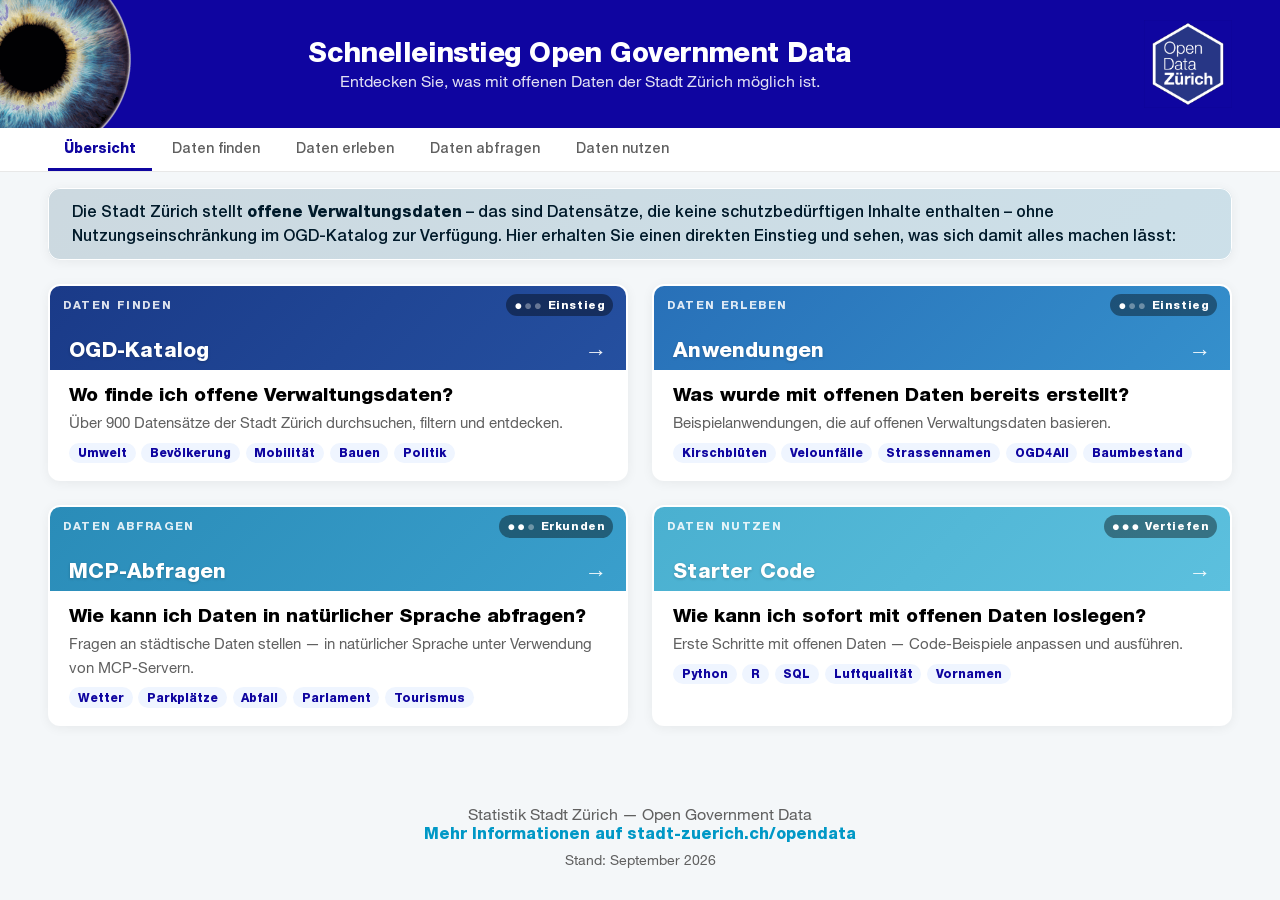
<file: index.html>
<!DOCTYPE html>
<html lang="de">
<head>
  <meta charset="UTF-8">
  <meta name="viewport" content="width=device-width, initial-scale=1.0">
  <title>Schnelleinstieg Open Government Data — Stadt Zürich</title>
  <meta name="description" content="Offene Verwaltungsdaten der Stadt Zürich entdecken: den Datenkatalog durchsuchen, Anwendungen erleben, Daten per KI abfragen und mit Starter Code loslegen.">
  <meta property="og:type" content="website">
  <meta property="og:site_name" content="Schnelleinstieg Open Government Data">
  <meta property="og:locale" content="de_CH">
  <meta property="og:title" content="Schnelleinstieg Open Government Data — Stadt Zürich">
  <meta property="og:description" content="Offene Verwaltungsdaten der Stadt Zürich entdecken: den Datenkatalog durchsuchen, Anwendungen erleben, Daten per KI abfragen und mit Starter Code loslegen.">
  <meta property="og:url" content="https://opendatazurich.github.io/ssz_odz_schnelleinstieg/">
  <meta property="og:image" content="https://opendatazurich.github.io/ssz_odz_schnelleinstieg/shared/og-bild.png">
  <meta property="og:image:width" content="1200">
  <meta property="og:image:height" content="630">
  <meta property="og:image:alt" content="Schnelleinstieg Open Government Data – Stadt Zürich">
  <meta name="twitter:card" content="summary_large_image">
  <link rel="icon" type="image/png" sizes="32x32" href="shared/favicon-32.png">
  <link rel="apple-touch-icon" href="shared/apple-touch-icon.png">
  <link rel="stylesheet" href="shared/tokens.css">
  <link rel="stylesheet" href="shared/style.css">
  <style>
    /* Das Kachelraster füllte an der Scientifica exakt den Viewport der
       Event-Laptops (1280×800 CSS-Pixel). Für den Webbetrieb wachsen die
       Kacheln mit ihrem Inhalt und die Seite darf scrollen.

       Knappe Ränder, weil das Höhenbudget (siehe .station-header) sonst
       nicht aufgeht: oben 16px bis zur Einleitung, unten 8px — die
       Fusszeile bringt selbst noch 24px Innenabstand mit.

       Die 16px oben entsprechen inzwischen dem gemeinsamen Wert in
       style.css; sie stehen hier trotzdem ausgeschrieben, weil das
       Höhenbudget dieser Seite daran hängt. */
    main {
      padding: var(--stzh-space-medium) var(--stzh-container-margin) var(--stzh-space-xsmall);
    }

    /* Einleitung als Box über den Kacheln, aufgebaut wie eine Kachel: weisse
       Karte mit Rundung und demselben weichen Schatten. Darüber liegt ein
       Verlauf Cyan 75 → 65 mit 20 % Deckkraft, im 135°-Winkel wie die
       Kachelköpfe. Cyan 75 und 65 sind aus den Nachbarstufen gemittelt
       und stehen nicht in der Palette des Stadtauftritts.

       Zusätzlich eine weisse Innenlinie von 1px, die dem Rand Schärfe gibt;
       sie steht im Schatten vorne, damit sie über dem Verlauf liegt.

       Anders als die Kacheln hat sie keinen Hover — sie ist kein Link.

       Text in Cyan 90, rund 12:1 an der dunkelsten Stelle. Grundtext im
       Medium-Schnitt, der Begriff im Heavy-Schnitt; beide reichen gleich
       weit über und unter die Grundlinie, die Zeile bleibt 24px.

       Ausprobiert und verworfen: weiss wie .info-note und Züriblau auf
       Midnightblue 10 (zu unauffällig), volle Züriblau-Fläche (zu nah am
       Kopfbereich), dazu diverse Voll- und Verlaufsfarben aus der
       Stadtpalette.

       Der Text läuft ohne feste Umbrüche und ohne Breitenbegrenzung über
       die ganze Box (1136px bei 1280px Fensterbreite). Das ergibt zwei
       Zeilen, Umbruch nach «im» (1133px), mit Scrollleiste nach
       «Nutzungseinschränkung» (1111px). Wird der Text geändert,
       die Zeilenzahl prüfen — eine dritte Zeile sprengt das Budget unten. */
    .ogd-intro {
      background:
        linear-gradient(135deg, rgba(0, 64, 99, 0.2) 0%, rgba(0, 98, 144, 0.2) 100%),
        var(--card-bg);
      border-radius: var(--radius);
      box-shadow: inset 0 0 0 1px var(--card-bg), 0 2px 12px rgba(0,0,0,0.06);
      padding: var(--stzh-space-small) var(--stzh-space-xlarge);
      margin-bottom: var(--stzh-space-xlarge);
    }

    .ogd-intro p {
      font-size: var(--stzh-font-milli);
      font-weight: 500;
      line-height: 1.5;
      color: var(--stzh-cyan90);
    }

    .ogd-intro strong {
      font-weight: 700;
    }

    .cards {
      grid-template-columns: repeat(2, 1fr);
    }

    .station-card {
      background: var(--card-bg);
      border-radius: var(--radius);
      overflow: hidden;
      box-shadow: 0 2px 12px rgba(0,0,0,0.06);
      display: flex;
      flex-direction: column;
      transition: transform 0.15s ease, box-shadow 0.15s ease;
      cursor: pointer;
      border: 2px solid transparent;
      text-decoration: none;
      color: inherit;
      padding: 0;
    }

    .station-card:hover, .station-card:focus-visible {
      transform: translateY(-3px);
      box-shadow: 0 8px 24px rgba(0,0,0,0.10);
      border-color: var(--accent);
      outline: none;
    }

    /* Kachelkopf-Höhe folgt dem vertikalen Budget bei 1280×800 CSS-Pixeln,
       der Zielauflösung der Event-Geräte. Zeilenhöhen und Textbreiten sind
       aus den Metriken der Helvetica-Neue-Dateien gerechnet
       (line-height: normal = 1.18–1.19), Werte aufgerundet:

         Seitengerüst  291px   Kopfbereich 128, Navigation 45,
                               main-Padding 16 + 8, Fusszeile 94
         Einleitung     96px   Box 72 (zwei Zeilen à 24, Innenabstand
                               12 + 12), Abstand zu den Kacheln 24
         Kacheln       276px   Rumpf Reihe 1: 110 (Katalog, Anwendungen:
                               Beschreibungen einzeilig), Reihe 2: 134
                               (MCP zweizeilig), Rahmen 2 × 4,
                               Reihenabstand 24
         Rest          137px   für zwei Kachelköpfe
                             = 68px maximal möglich

       Gesetzt sind 66px, 5px bleiben als Reserve (die Aufrundungen oben
       bringen rund 3px dazu). Nach unten begrenzt der Inhalt: Zwischen
       Badge und den Grossbuchstaben des Kachelnamens bleiben bei 66px
       knapp 8px, bei 60px noch 2px.

       Knapp ist Reihe 1: «Über 900 Datensätze …» belegt 506 der 538px
       Zeilenbreite. Bricht eine Beschreibung dort um, wächst die Reihe um
       24px und die zweite Reihe rutscht aus dem Bild. Darum hängt das
       Budget auch an der Reihenfolge: Die beiden zweizeiligen Kacheln
       dürfen nicht auf zwei Reihen verteilt werden. Ändert sich am
       Seitengerüst, an der Einleitung, an den Kacheltexten oder an der
       Reihenfolge etwas, muss der Wert nachgerechnet werden. */
    .station-header {
      position: relative;
      height: 66px;
      flex-shrink: 0;
      display: flex;
      align-items: flex-end;
      justify-content: space-between;
      padding: 0.5rem 1.2rem;
    }

    .station-header img {
      position: absolute;
      inset: 0;
      width: 100%;
      height: 100%;
      object-fit: cover;
    }

    .station-top {
      position: absolute;
      top: 0.5rem;
      left: 0.8rem;
      right: 0.8rem;
      display: flex;
      align-items: center;
      justify-content: space-between;
    }

    .station-topic {
      font-size: 0.7rem;
      font-weight: 700;
      color: rgba(255,255,255,0.85);
      text-transform: uppercase;
      letter-spacing: 0.12em;
    }

    .station-level {
      font-size: 0.7rem;
      font-weight: 600;
      color: #fff;
      letter-spacing: 0.05em;
      background: rgba(0,0,0,0.4);
      padding: 0.2rem 0.5rem;
      border-radius: 1rem;
      display: inline-flex;
      align-items: center;
    }

    .station-level .dots {
      margin-right: 0.25rem;
      font-size: 0.85rem;
      letter-spacing: 0.12em;
    }

    .station-level .dot-empty {
      opacity: 0.35;
    }

    .station-name {
      font-size: 1.3rem;
      font-weight: 600;
      color: #fff;
      z-index: 1;
      letter-spacing: 0.01em;
      text-shadow: 0 1px 3px rgba(0,0,0,0.2);
    }

    .station-body {
      padding: 0.8rem 1.2rem 1rem;
      display: flex;
      flex-direction: column;
      flex: 1;
      min-height: 0;
    }

    .station-card h2 {
      font-size: 1.2rem;
      font-weight: 700;
      margin-bottom: 0.4rem;
      color: var(--text);
    }

    .station-card p {
      font-size: 0.95rem;
      color: var(--text-light);
      line-height: 1.55;
    }

    .station-tags {
      display: flex;
      flex-wrap: wrap;
      gap: 0.35rem;
      margin-top: 0.5rem;
    }

    .station-tag {
      font-size: 0.75rem;
      font-weight: 600;
      color: var(--blue);
      background: var(--blue-light);
      padding: 0.2rem 0.55rem;
      border-radius: 0.8rem;
      white-space: nowrap;
    }

    /* Der Pfeil ist die einzige Klickaufforderung der Kachel — die ganze
       Kachel ist der Link, ein zusätzlicher Beschriftungstext wäre doppelt.
       Er sitzt auf der Grundlinie des Kachelnamens statt unter den
       Themen-Chips, wo er zu eng stand. */
    .station-open {
      font-size: 1.4rem;
      line-height: 1;
      color: rgba(255,255,255,0.9);
      z-index: 1;
      transition: transform 0.15s ease;
    }

    .station-card:hover .station-open {
      transform: translateX(4px);
    }

    /* ---- Responsive (Breakpoints siehe tokens.css) ---- */

    /* Die 66px des Kachelkopfs sind nur dem Budget bei 800px Höhe
       geschuldet. Auf höheren Bildschirmen bekommt er die 84px zurück, die
       er vor der Einleitung hatte. Rechnung bei 1280 × 860: Budget oben
       mit 2 × 84 statt 2 × 66 = 831px, passt. Die Kiosk-Geräte (800px
       hoch) sind nicht betroffen. */
    @media (min-height: 860px) {
      .station-header {
        height: 84px;
      }
    }

    @media (max-width: 767px) {
      .cards {
        grid-template-columns: 1fr;
        gap: var(--stzh-space-medium);
      }

      main {
        padding-top: var(--stzh-space-large);
      }
    }

    @media (max-width: 479px) {
      .ogd-intro {
        padding: var(--stzh-space-small) var(--stzh-space-medium);
      }

      .station-header {
        padding-inline: var(--stzh-space-medium);
      }

      .station-top {
        left: var(--stzh-space-small);
        right: var(--stzh-space-small);
      }

      .station-body {
        padding-inline: var(--stzh-space-medium);
      }

      .station-card h2 {
        font-size: var(--stzh-font-centi);
      }
    }

  </style>
</head>
<body>

  <header>
    <img class="header-eye" src="shared/eth_Auge1_transparent.png"
         alt="Diese Webseite ist im Rahmen der Scientifica 2026 entstanden"
         title="Diese Webseite ist im Rahmen der Scientifica 2026 entstanden">
    <div class="header-text">
      <h1>Schnelleinstieg Open Government Data</h1>
      <p>Entdecken Sie, was mit offenen Daten der Stadt Zürich möglich ist.</p>
    </div>
    <img class="header-logo" src="shared/OGD_STICKER_final_zueriblau_hintergrund_quadr_noFill.png" alt="Open Data Zürich">
  </header>

  <nav>
    <a class="active" href="index.html">Übersicht</a>
    <a href="katalog/index.html">Daten finden</a>
    <a href="anwendungen/index.html">Daten erleben</a>
    <a href="mcp-abfragen/index.html">Daten abfragen</a>
    <a href="starter-code/index.html">Daten nutzen</a>
  </nav>

  <main>
    <div class="ogd-intro">
      <p>Die Stadt Zürich stellt <strong>offene Verwaltungsdaten</strong> – das sind Datensätze, die keine schutzbedürftigen Inhalte enthalten – ohne Nutzungseinschränkung im OGD-Katalog zur Verfügung. Hier erhalten Sie einen direkten Einstieg und sehen, was sich damit alles machen lässt:</p>
    </div>

    <div class="cards">

      <a class="station-card" href="katalog/index.html">
        <div class="station-header" style="background: linear-gradient(135deg, #1a3a88 0%, #2550a0 100%);">
          <!-- Bild hier einfügen: <img src="DEINE_URL" alt="OGD-Katalog"> -->
          <div class="station-top">
            <span class="station-topic">Daten finden</span>
            <span class="station-level"><span class="dots"><span class="dot-filled">●</span><span class="dot-empty">●●</span></span>Einstieg</span>
          </div>
          <span class="station-name">OGD-Katalog</span>
          <span class="station-open" aria-hidden="true">→</span>
        </div>
        <div class="station-body">
          <h2>Wo finde ich offene Verwaltungsdaten?</h2>
          <p>Über 900 Datensätze der Stadt Zürich durchsuchen, filtern und entdecken.</p>
          <div class="station-tags">
            <span class="station-tag">Umwelt</span>
            <span class="station-tag">Bevölkerung</span>
            <span class="station-tag">Mobilität</span>
            <span class="station-tag">Bauen</span>
            <span class="station-tag">Politik</span>
          </div>
        </div>
      </a>

      <a class="station-card" href="anwendungen/index.html">
        <div class="station-header" style="background: linear-gradient(135deg, #2870b8 0%, #3590cc 100%);">
          <!-- Bild hier einfügen: <img src="DEINE_URL" alt="Anwendungen"> -->
          <div class="station-top">
            <span class="station-topic">Daten erleben</span>
            <span class="station-level"><span class="dots"><span class="dot-filled">●</span><span class="dot-empty">●●</span></span>Einstieg</span>
          </div>
          <span class="station-name">Anwendungen</span>
          <span class="station-open" aria-hidden="true">→</span>
        </div>
        <div class="station-body">
          <h2>Was wurde mit offenen Daten bereits erstellt?</h2>
          <p>Beispielanwendungen, die auf offenen Verwaltungsdaten basieren.</p>
          <div class="station-tags">
            <span class="station-tag">Kirschblüten</span>
            <span class="station-tag">Velounfälle</span>
            <span class="station-tag">Strassennamen</span>
            <span class="station-tag">OGD4All</span>
            <span class="station-tag">Baumbestand</span>
          </div>
        </div>
      </a>

      <a class="station-card" href="mcp-abfragen/index.html">
        <div class="station-header" style="background: linear-gradient(135deg, #2a8cb8 0%, #3a9fcc 100%);">
          <!-- Bild hier einfügen: <img src="DEINE_URL" alt="MCP-Abfragen"> -->
          <div class="station-top">
            <span class="station-topic">Daten abfragen</span>
            <span class="station-level"><span class="dots"><span class="dot-filled">●●</span><span class="dot-empty">●</span></span>Erkunden</span>
          </div>
          <span class="station-name">MCP-Abfragen</span>
          <span class="station-open" aria-hidden="true">→</span>
        </div>
        <div class="station-body">
          <h2>Wie kann ich Daten in natürlicher Sprache abfragen?</h2>
          <p>Fragen an städtische Daten stellen — in natürlicher Sprache unter Verwendung von MCP-Servern.</p>
          <div class="station-tags">
            <span class="station-tag">Wetter</span>
            <span class="station-tag">Parkplätze</span>
            <span class="station-tag">Abfall</span>
            <span class="station-tag">Parlament</span>
            <span class="station-tag">Tourismus</span>
          </div>
        </div>
      </a>

      <a class="station-card" href="starter-code/index.html">
        <div class="station-header" style="background: linear-gradient(135deg, #4ab0d0 0%, #5cc0de 100%);">
          <!-- Bild hier einfügen: <img src="DEINE_URL" alt="Starter Code"> -->
          <div class="station-top">
            <span class="station-topic">Daten nutzen</span>
            <span class="station-level"><span class="dots"><span class="dot-filled">●●●</span></span>Vertiefen</span>
          </div>
          <span class="station-name">Starter Code</span>
          <span class="station-open" aria-hidden="true">→</span>
        </div>
        <div class="station-body">
          <h2>Wie kann ich sofort mit offenen Daten loslegen?</h2>
          <p>Erste Schritte mit offenen Daten — Code-Beispiele anpassen und ausführen.</p>
          <div class="station-tags">
            <span class="station-tag">Python</span>
            <span class="station-tag">R</span>
            <span class="station-tag">SQL</span>
            <span class="station-tag">Luftqualität</span>
            <span class="station-tag">Vornamen</span>
          </div>
        </div>
      </a>

    </div>
  </main>

  <footer>
    <p>
      Statistik Stadt Zürich — Open Government Data
      <br>
      <a href="https://www.stadt-zuerich.ch/opendata" target="_blank" rel="noopener">Mehr Informationen auf stadt-zuerich.ch/opendata</a>
    </p>
    <p class="footer-stand">Stand: September 2026</p>
  </footer>

  <div class="reset-overlay" id="resetOverlay">
    <h2>Willkommen!</h2>
    <p>Berühren Sie den Bildschirm, um zu starten.</p>
  </div>

  <script src="shared/kiosk.js"></script>
</body>
</html>
</file>
<file: shared/tokens.css>
/*
 * Design-Tokens Stadt Zürich
 *
 * Übernommen aus dem ausgelieferten Stylesheet des Stadtauftritts
 * (stzh-components.css 4.15.0, https://www.stadt-zuerich.ch). Die Namen
 * folgen dem Original, damit sich Werte gegen die Quelle prüfen lassen.
 *
 * Übernommen sind die Skalen im Standardmodus. Das Original kennt zusätzlich
 * die Dichtemodi "compact" und "spacious" (data-stzh-density) mit je eigenen
 * Schriftgrössen und Abständen — die brauchen wir hier nicht.
 *
 * Bewusste Abweichung: Das Stadt-CD kennt keine abgerundeten Ecken
 * (border-radius: 0 durchgehend). Diese Seite behält ihre Rundungen.
 */

/* ---- Hausschrift ----
 *
 * Helvetica Neue in den Schnitten, die auch der Stadtauftritt ausliefert.
 * Anders als dort sind hier alle Schnitte zu EINER Familie zusammengefasst
 * und über font-weight unterschieden — so wählt jedes font-weight im CSS
 * automatisch die richtige Datei, statt dass die Familie gewechselt werden
 * muss. Ohne das käme auf einen bereits fetten Schnitt noch künstliches
 * Fetten obendrauf.
 */
@font-face {
  font-family: "Helvetica Neue LT";
  src: url("fonts/HelveticaNeueLTW01_41488878.woff2") format("woff2");
  font-weight: 300;
  font-style: normal;
  font-display: fallback;
}

@font-face {
  font-family: "Helvetica Neue LT";
  src: url("fonts/HelveticaNeueLTW01_55Roman.woff2") format("woff2");
  font-weight: 400;
  font-style: normal;
  font-display: fallback;
}

@font-face {
  font-family: "Helvetica Neue LT";
  src: url("fonts/HelveticaNeueLTW05_65Medium.woff2") format("woff2");
  font-weight: 500;
  font-style: normal;
  font-display: fallback;
}

@font-face {
  font-family: "Helvetica Neue LT";
  src: url("fonts/HelveticaNeueLTW05_66MediumIt.woff2") format("woff2");
  font-weight: 500;
  font-style: italic;
  font-display: fallback;
}

@font-face {
  font-family: "Helvetica Neue LT";
  src: url("fonts/HelveticaNeueLTW05_85Heavy.woff2") format("woff2");
  font-weight: 700;
  font-style: normal;
  font-display: fallback;
}

:root {

  /* ---- Farben: Primär = Midnightblue (Züriblau-Familie) ---- */
  --stzh-midnightblue10:  #EFF5FF;
  --stzh-midnightblue20:  #C5DBFF;
  --stzh-midnightblue30:  #94B7F8;
  --stzh-midnightblue40:  #6496FF;
  --stzh-midnightblue50:  #3D6BFF;
  --stzh-midnightblue60:  #3431DE;
  --stzh-midnightblue70:  #0F05A0;  /* Züriblau */
  --stzh-midnightblue80:  #070066;
  --stzh-midnightblue90:  #070046;
  --stzh-midnightblue100: #070030;

  /* ---- Farben: Sekundär = Cobaltblue ---- */
  --stzh-cobaltblue10:  #E6F7FF;
  --stzh-cobaltblue30:  #88CFFF;
  --stzh-cobaltblue50:  #0A8DF6;
  --stzh-cobaltblue60:  #0353DC;
  --stzh-cobaltblue70:  #002F96;

  /* ---- Farben: Cyan (Akzent dieser Seite) ---- */
  --stzh-cyan10: #DFFCFF;
  --stzh-cyan30: #7BDCF9;
  --stzh-cyan40: #23C3F1;
  --stzh-cyan50: #0098C6;
  --stzh-cyan60: #0076AA;
  --stzh-cyan70: #004D76;
  --stzh-cyan80: #003450;
  --stzh-cyan90: #001A2A;

  /* ---- Farben: Neutral ---- */
  --stzh-white:      #FFFFFF;
  --stzh-black:      #000000;
  --stzh-grey10:     #F4F4F4;
  --stzh-grey20:     #E8E8E8;
  --stzh-grey30:     #D2D2D2;
  --stzh-grey70:     #7C7C7C;
  --stzh-grey80:     #606060;
  --stzh-coolgrey10: #F4F7F9;
  --stzh-coolgrey20: #D9E9EF;
  --stzh-coolgrey30: #B2CCD7;

  /* ---- Farben: Signalfarben für Codebeispiele und Hinweise ---- */
  --stzh-shamrock70: #06751E;
  --stzh-sunnyyellow70: #C08600;

  /* ---- Schrift ----
     Alle drei Variablen nennen dieselbe Familie; unterschieden wird über
     font-weight (300 Light, 400 Regular, 500 Medium, 700 Heavy). Die drei
     Namen bleiben bestehen, weil style.css sie so verwendet und sie die
     Absicht an der Fundstelle lesbar machen. Fallback wie im Stadt-CD. */
  --stzh-font-regular: "Helvetica Neue LT", "Helvetica Neue", Helvetica, Arial, sans-serif;
  --stzh-font-medium:  "Helvetica Neue LT", "Helvetica Neue", Helvetica, Arial, sans-serif;
  --stzh-font-heavy:   "Helvetica Neue LT", "Helvetica Neue", Helvetica, Arial, sans-serif;
  --stzh-font-mono:    "Cascadia Code", "Consolas", "SF Mono", monospace;

  /* ---- Typoskala (Standardmodus) ---- */
  --stzh-font-pico:   0.75rem;
  --stzh-font-nano:   0.8125rem;
  --stzh-font-micro:  0.875rem;
  --stzh-font-milli:  1rem;
  --stzh-font-centi:  1.125rem;
  --stzh-font-deci:   1.25rem;
  --stzh-font-deca:   1.5rem;
  --stzh-font-hecto:  1.75rem;
  --stzh-font-kilo:   2rem;
  --stzh-font-mega:   2.5rem;
  --stzh-font-giga:   3rem;
  --stzh-font-hero:   3.5rem;

  /* ---- Abstände (Standardmodus) ---- */
  --stzh-space-xxsmall:  0.25rem;
  --stzh-space-xsmall:   0.5rem;
  --stzh-space-small:    0.75rem;
  --stzh-space-medium:   1rem;
  --stzh-space-large:    1.25rem;
  --stzh-space-xlarge:   1.5rem;
  --stzh-space-xxlarge:  2rem;
  --stzh-space-xxxlarge: 2.5rem;
  --stzh-space-big:      3.5rem;
  --stzh-space-xbig:     4rem;
  --stzh-space-huge:     5rem;

  /* ---- Seitenrand (entspricht container-margin-small, spacious) ---- */
  --stzh-container-margin: 3rem;


  /* =========================================================
     Semantische Zuordnung für diese Seite
     ========================================================= */

  --blue:       var(--stzh-midnightblue70);  /* Züriblau: Header, CTA, Steps */
  --blue-light: var(--stzh-midnightblue10);  /* Chips, Tags, Flächen */
  --accent:     var(--stzh-cyan50);          /* Links, Hover, aktive Navigation */
  --accent-dark: var(--stzh-cyan60);         /* Hover auf Akzentflächen */

  --text:       var(--stzh-black);
  --text-light: var(--stzh-grey80);
  --bg:         var(--stzh-coolgrey10);
  --card-bg:    var(--stzh-white);
  --rule:       var(--stzh-grey30);

  /* Bewusste Abweichung vom CD, siehe Kopfkommentar */
  --radius: 12px;
}


/* =========================================================
   Responsive: Seitenrand je Breite
   =========================================================

   Breakpoints dieser Seite (CSS-Variablen gehen in @media nicht, darum
   stehen die Zahlen hier und in style.css als Literale):

     ab 1200px   Ausgangslage, unverändert — deckt die Kiosk-Geräte mit
                 1280 × 800 CSS-Pixeln ab, deren Höhenbudget auf der
                 Startseite exakt aufgeht
     ≤ 1199px    schmalere Ränder, Kopfbereich mit schmaleren Seitenspalten
     ≤ 1023px    Kopfbereich gestapelt (Tablets, kleine Fenster)
     ≤  767px    einspaltige Layouts (Tablet hochkant, Telefone)
     ≤  479px    Feinschliff für Telefone

   Alle Abfragen sind max-width, damit ab 1200px nichts greift.

   Die Seitenränder folgen den Stufen des Stadtauftritts im Standardmodus
   (container-margin-small 2rem, container-margin 1.25rem). Das Stylesheet
   des Stadtauftritts kennt als globalen Breakpoint nur 600px; die feineren
   Stufen setzen seine Web-Components selbst und sind nicht auslesbar. */
@media (max-width: 1199px) {
  :root {
    --stzh-container-margin: 2rem;
  }
}

@media (max-width: 767px) {
  :root {
    --stzh-container-margin: 1.25rem;
  }
}
</file>
<file: shared/style.css>
/*
 * Gemeinsame Styles. Die Werte kommen aus shared/tokens.css (Design-Tokens
 * Stadt Zürich); hier stehen nur noch Zuordnungen, keine losen Zahlen.
 */

* { margin: 0; padding: 0; box-sizing: border-box; }

body {
  font-family: var(--stzh-font-regular);
  font-size: var(--stzh-font-milli);
  background: var(--bg);
  color: var(--text);
  min-height: 100vh;
  display: flex;
  flex-direction: column;
}

/* Nur im Kiosk-Modus (?kiosk=1) wird das Markieren von Text unterbunden,
   damit Besucher*innen am Gerät nichts versehentlich selektieren.
   Code-Blöcke bleiben auch dort kopierbar. */
body.kiosk {
  cursor: default;
  user-select: none;
}

body.kiosk pre,
body.kiosk code {
  user-select: text;
  cursor: text;
}

nav {
  background: var(--card-bg);
  border-bottom: 1px solid var(--stzh-grey20);
  padding: 0 var(--stzh-container-margin);
  display: flex;
  align-items: center;
  gap: var(--stzh-space-xxsmall);
  overflow-x: auto;
}

nav a {
  padding: var(--stzh-space-small) var(--stzh-space-medium);
  font-size: var(--stzh-font-micro);
  font-weight: 500;
  color: var(--text-light);
  text-decoration: none;
  white-space: nowrap;
  border-bottom: 3px solid transparent;
  transition: color 0.15s ease, border-color 0.15s ease;
}

nav a:hover {
  color: var(--text);
}

nav a.active {
  color: var(--blue);
  border-bottom-color: var(--blue);
  font-weight: 700;
}

header {
  background: var(--blue);
  color: var(--stzh-white);
  padding: var(--stzh-space-large) var(--stzh-container-margin);
  display: flex;
  align-items: center;
  justify-content: center;
  gap: var(--stzh-space-xxlarge);
  position: relative;
  overflow: hidden;
  flex-shrink: 0;
}

/* Scientifica-Auge links, wie in der OGD-Station an der Scientifica: als
   Kreis über den linken Rand hinaus angeschnitten. Es liegt absolut und
   nimmt darum keinen Platz im Flex-Fluss ein — der Titelblock rückt
   entsprechend nach links, was den Anschnitt optisch ausgleicht.
   Sichtbar sind 140px (220 − 80), der Titel steht rund 60px links der
   Seitenmitte.

   Das Auge trägt den einzigen Hinweis auf die Scientifica 2026 — als
   Tooltip (title) und als Alternativtext, nirgends als sichtbarer Satz;
   so gewünscht. Es braucht darum Mauszeiger-Ereignisse und darf nicht
   auf pointer-events: none stehen. cursor: help ist der einzige
   sichtbare Wink, dass hier etwas hinterlegt ist. Im Kopfbereich liegt
   kein Link, das Auge nimmt also keinem Element den Klick weg. */
.header-eye {
  position: absolute;
  left: -80px;
  top: 50%;
  transform: translateY(-50%);
  width: 220px;
  height: 220px;
  object-fit: cover;
  border-radius: 50%;
  cursor: help;
}

.header-text {
  text-align: center;
  flex: 1;
  z-index: 1;
}

header h1 {
  font-family: var(--stzh-font-heavy);
  font-size: var(--stzh-font-hecto);
  font-weight: 700;
  letter-spacing: -0.02em;
  line-height: 1.2;
}

header p {
  font-size: var(--stzh-font-milli);
  opacity: 0.88;
  max-width: 700px;
  margin: 0 auto;
  line-height: 1.4;
}

.header-logo {
  flex: 0 0 auto;
  height: 88px;
  object-fit: contain;
  z-index: 1;
}

/* Oben nur 1rem: Die Startseite kommt aus dem Kiosk-Betrieb und braucht den
   knappen Rand, damit Einleitung und alle vier Kacheln bei 800px Bildschirm-
   höhe ohne Scrollen sichtbar bleiben. Die übrigen Seiten übernehmen ihn,
   damit der Abstand zwischen Navigation und Inhalt beim Wechsel zwischen den
   Seiten nicht springt — sonst wirkt der Kopfbereich auf der Startseite
   gedrungener, obwohl Header und Navigation überall gleich hoch sind.
   Unten bleibt es bei 2.5rem; die Startseite setzt dort ihren eigenen Wert. */
main {
  flex: 1;
  padding: var(--stzh-space-medium) var(--stzh-container-margin) var(--stzh-space-xxxlarge);
  max-width: 1400px;
  margin: 0 auto;
  width: 100%;
}

/* min(…, 100%): Auf Telefonen ist die Spalte schmaler als 340px — ohne
   die Begrenzung liefe das Raster seitlich über. Breit ändert sich nichts. */
.cards {
  display: grid;
  grid-template-columns: repeat(auto-fit, minmax(min(340px, 100%), 1fr));
  gap: var(--stzh-space-xlarge);
}

.card {
  background: var(--card-bg);
  border-radius: var(--radius);
  overflow: hidden;
  box-shadow: 0 2px 12px rgba(0,0,0,0.06);
  display: flex;
  flex-direction: column;
  transition: transform 0.15s ease, box-shadow 0.15s ease;
  cursor: pointer;
  border: 2px solid transparent;
  text-decoration: none;
  color: inherit;
}

.card:hover, .card:focus-visible {
  transform: translateY(-3px);
  box-shadow: 0 8px 24px rgba(0,0,0,0.10);
  border-color: var(--accent);
  outline: none;
}

.card-image {
  width: 100%;
  height: 200px;
  object-fit: cover;
  display: block;
}

.card-body {
  padding: var(--stzh-space-xlarge);
  display: flex;
  flex-direction: column;
  flex: 1;
}

.card h2 {
  font-family: var(--stzh-font-heavy);
  font-size: var(--stzh-font-deci);
  font-weight: 700;
  margin-bottom: var(--stzh-space-xsmall);
  color: var(--text);
}

.card p {
  font-size: var(--stzh-font-milli);
  color: var(--text-light);
  line-height: 1.55;
  flex: 1;
}

.card-cta {
  margin-top: var(--stzh-space-medium);
  font-size: var(--stzh-font-micro);
  font-weight: 600;
  color: var(--accent);
  display: flex;
  align-items: center;
  gap: var(--stzh-space-xxsmall);
}

.card-cta::after {
  content: '\2192';
  transition: transform 0.15s ease;
}

.card:hover .card-cta::after {
  transform: translateX(4px);
}

footer {
  text-align: center;
  padding: var(--stzh-space-xlarge) var(--stzh-container-margin) var(--stzh-space-xxlarge);
  color: var(--text-light);
  font-size: var(--stzh-font-milli);
}

footer a {
  color: var(--accent);
  text-decoration: none;
  font-weight: 600;
}

footer a:hover {
  text-decoration: underline;
}

/* Stand der Inhalte, von Hand gesetzt — bei inhaltlichen Änderungen auf
   allen fünf Seiten nachführen. Kleiner als die Zeilen darüber. */
.footer-stand {
  margin-top: var(--stzh-space-xsmall);
  font-size: var(--stzh-font-micro);
}

/* Im Kiosk-Modus ausgeblendet: Die zusätzliche Zeile würde auf der
   Startseite das Höhenbudget bei 1280 × 800 sprengen (siehe
   .station-header in index.html; Reserve 5px). */
body.kiosk .footer-stand {
  display: none;
}

/* Intro */
.intro {
  display: flex;
  gap: var(--stzh-space-xxxlarge);
  align-items: flex-start;
  margin-bottom: var(--stzh-space-xxxlarge);
}

.intro-text {
  flex: 1;
}

.intro-text h2 {
  font-family: var(--stzh-font-heavy);
  font-size: var(--stzh-font-deca);
  font-weight: 700;
  margin-bottom: var(--stzh-space-small);
  color: var(--text);
}

.intro-text p {
  font-size: var(--stzh-font-milli);
  line-height: 1.6;
  color: var(--text-light);
  margin-bottom: var(--stzh-space-small);
}

.intro-image {
  width: 320px;
  flex-shrink: 0;
  border-radius: var(--radius);
  box-shadow: 0 2px 12px rgba(0,0,0,0.08);
}

/* Section titles */
.section-title {
  font-family: var(--stzh-font-heavy);
  font-size: var(--stzh-font-deca);
  font-weight: 700;
  margin-bottom: var(--stzh-space-large);
  color: var(--text);
}

/* Feature / Benefit boxes */
.features, .benefits {
  display: grid;
  grid-template-columns: repeat(auto-fit, minmax(min(240px, 100%), 1fr));
  gap: var(--stzh-space-medium);
  margin-bottom: var(--stzh-space-xxxlarge);
}

.feature, .benefit {
  background: var(--card-bg);
  border-radius: var(--radius);
  padding: var(--stzh-space-large);
  box-shadow: 0 2px 8px rgba(0,0,0,0.05);
}

.feature strong, .benefit strong {
  display: block;
  font-size: var(--stzh-font-milli);
  margin-bottom: var(--stzh-space-xxsmall);
  color: var(--text);
}

.feature span, .benefit span {
  font-size: var(--stzh-font-micro);
  color: var(--text-light);
  line-height: 1.5;
}

/* CTA banner */
.try-cta {
  background: var(--blue);
  color: var(--stzh-white);
  border-radius: var(--radius);
  padding: var(--stzh-space-xxlarge);
  text-align: center;
  margin-bottom: var(--stzh-space-xxxlarge);
}

.try-cta h2 {
  font-family: var(--stzh-font-heavy);
  font-size: var(--stzh-font-deca);
  font-weight: 700;
  margin-bottom: var(--stzh-space-xsmall);
}

.try-cta p {
  font-size: var(--stzh-font-milli);
  opacity: 0.88;
  margin-bottom: var(--stzh-space-medium);
}

.try-cta a {
  display: inline-block;
  background: var(--stzh-white);
  color: var(--blue);
  font-weight: 700;
  font-size: var(--stzh-font-milli);
  padding: var(--stzh-space-small) var(--stzh-space-xxlarge);
  border-radius: 8px;
  text-decoration: none;
  transition: transform 0.15s ease;
}

.try-cta a:hover {
  transform: scale(1.03);
}

/* Info note */
.info-note, .tech-note {
  background: var(--card-bg);
  border-radius: var(--radius);
  padding: var(--stzh-space-large) var(--stzh-space-xlarge);
  box-shadow: 0 2px 8px rgba(0,0,0,0.05);
  font-size: var(--stzh-font-micro);
  color: var(--text-light);
  line-height: 1.6;
}

.info-note a, .tech-note a {
  color: var(--accent);
  text-decoration: none;
  font-weight: 600;
}

.info-note a:hover, .tech-note a:hover {
  text-decoration: underline;
}

/* Steps */
.steps {
  background: var(--card-bg);
  border-radius: var(--radius);
  padding: var(--stzh-space-xlarge) var(--stzh-space-xxlarge);
  box-shadow: 0 2px 12px rgba(0,0,0,0.06);
  margin-bottom: var(--stzh-space-xxxlarge);
}

.steps h3 {
  font-family: var(--stzh-font-heavy);
  font-size: var(--stzh-font-centi);
  font-weight: 700;
  margin-bottom: var(--stzh-space-medium);
  color: var(--text);
}

.steps ol {
  list-style: none;
  counter-reset: step;
  padding: 0;
}

.steps li {
  counter-increment: step;
  position: relative;
  padding-left: calc(28px + var(--stzh-space-small));
  margin-bottom: var(--stzh-space-small);
  font-size: var(--stzh-font-milli);
  line-height: 1.55;
  color: var(--text-light);
}

.steps li::before {
  content: counter(step);
  position: absolute;
  left: 0;
  top: 0;
  display: inline-flex;
  align-items: center;
  justify-content: center;
  width: 28px;
  height: 28px;
  border-radius: 50%;
  background: var(--blue);
  color: var(--stzh-white);
  font-weight: 700;
  font-size: var(--stzh-font-micro);
}

.steps li a {
  color: var(--accent);
  text-decoration: none;
  font-weight: 600;
}

.steps li a:hover {
  text-decoration: underline;
}

/* Auto-reset overlay */
.reset-overlay {
  display: none;
  position: fixed;
  inset: 0;
  background: rgba(15, 5, 160, 0.92);
  color: var(--stzh-white);
  z-index: 1000;
  flex-direction: column;
  align-items: center;
  justify-content: center;
  cursor: pointer;
}

.reset-overlay.visible {
  display: flex;
}

.reset-overlay h2 {
  font-family: var(--stzh-font-heavy);
  font-size: var(--stzh-font-mega);
  margin-bottom: var(--stzh-space-medium);
}

.reset-overlay p {
  font-size: var(--stzh-font-deci);
  opacity: 0.85;
}


/* =========================================================
   Responsive
   =========================================================

   Breakpoints und Begründung: siehe Kommentar «Responsive» in tokens.css.
   Ab 1200px greift hier nichts — das Layout für die Kiosk-Geräte
   (1280 × 800) bleibt unverändert. Seitenspezifisches steht jeweils am
   Ende des <style>-Blocks der Seite. */

/* ≤ 1199px: Der Abstand zwischen Titelblock und Sticker schrumpft, damit
   der Titel (534px) und der längste Untertitel (572px) einzeilig bleiben.
   Platz für den Text bei 1024px: 1024 − 2 × 32 − 88 (Sticker) − 24 = 848px. */
@media (max-width: 1199px) {
  header {
    gap: var(--stzh-space-xlarge);
  }
}

/* ≤ 1023px: Nebeneinander reicht der Platz nicht mehr. Auge und Sticker
   teilen sich die obere Zeile, Titel und Untertitel stehen darunter über
   die volle Breite. Das Auge steht hier im Raster statt angeschnitten am
   Rand — quer über dem umbrechenden Titel läge es sonst im Text. */
@media (max-width: 1023px) {
  header {
    display: grid;
    grid-template-columns: 1fr auto;
    grid-template-areas:
      "eye     sticker"
      "text    text";
    align-items: center;
    gap: var(--stzh-space-small) var(--stzh-space-medium);
    padding-block: var(--stzh-space-medium) var(--stzh-space-large);
  }

  .header-eye {
    grid-area: eye;
    position: static;
    transform: none;
    justify-self: start;
    width: 56px;
    height: 56px;
  }

  .header-logo {
    grid-area: sticker;
    justify-self: end;
    width: auto;
    height: 64px;
  }

  .header-text {
    grid-area: text;
  }

  /* Bricht der Titel um, verteilt balance die Wörter auf gleich lange
     Zeilen statt ein einzelnes Wort allein in die zweite zu setzen. */
  header h1,
  header p {
    text-wrap: balance;
  }
}

/* ≤ 767px: einspaltig. */
@media (max-width: 767px) {
  header h1 {
    font-size: var(--stzh-font-deca);
  }

  header p {
    font-size: var(--stzh-font-micro);
  }

  .header-eye {
    width: 48px;
    height: 48px;
  }

  .header-logo {
    height: 52px;
  }

  /* Fünf Punkte passen nicht mehr in eine Zeile. Umbrechen statt
     seitlich scrollen: So bleiben alle Punkte sichtbar, und niemand muss
     erraten, dass rechts noch etwas kommt. */
  nav {
    flex-wrap: wrap;
    column-gap: 0;
    padding-inline: calc(var(--stzh-container-margin) - var(--stzh-space-xsmall));
  }

  nav a {
    padding: var(--stzh-space-small) var(--stzh-space-xsmall);
  }

  main {
    padding-block: var(--stzh-space-xlarge);
  }

  .intro {
    flex-direction: column;
    gap: var(--stzh-space-xlarge);
  }

  .intro-image {
    width: 100%;
    max-width: 32rem;
  }

  .section-title,
  .intro-text h2,
  .try-cta h2 {
    font-size: var(--stzh-font-deci);
  }

  .steps {
    padding: var(--stzh-space-large);
  }

  .try-cta {
    padding: var(--stzh-space-xlarge) var(--stzh-space-large);
  }
}

/* ≤ 479px: Telefone. */
@media (max-width: 479px) {
  header h1 {
    font-size: var(--stzh-font-deci);
  }

  .card-body {
    padding: var(--stzh-space-large);
  }

  .card-image {
    height: 160px;
  }

  .info-note,
  .tech-note {
    padding: var(--stzh-space-medium) var(--stzh-space-large);
  }

  .try-cta a {
    padding-inline: var(--stzh-space-xlarge);
  }
}
</file>
